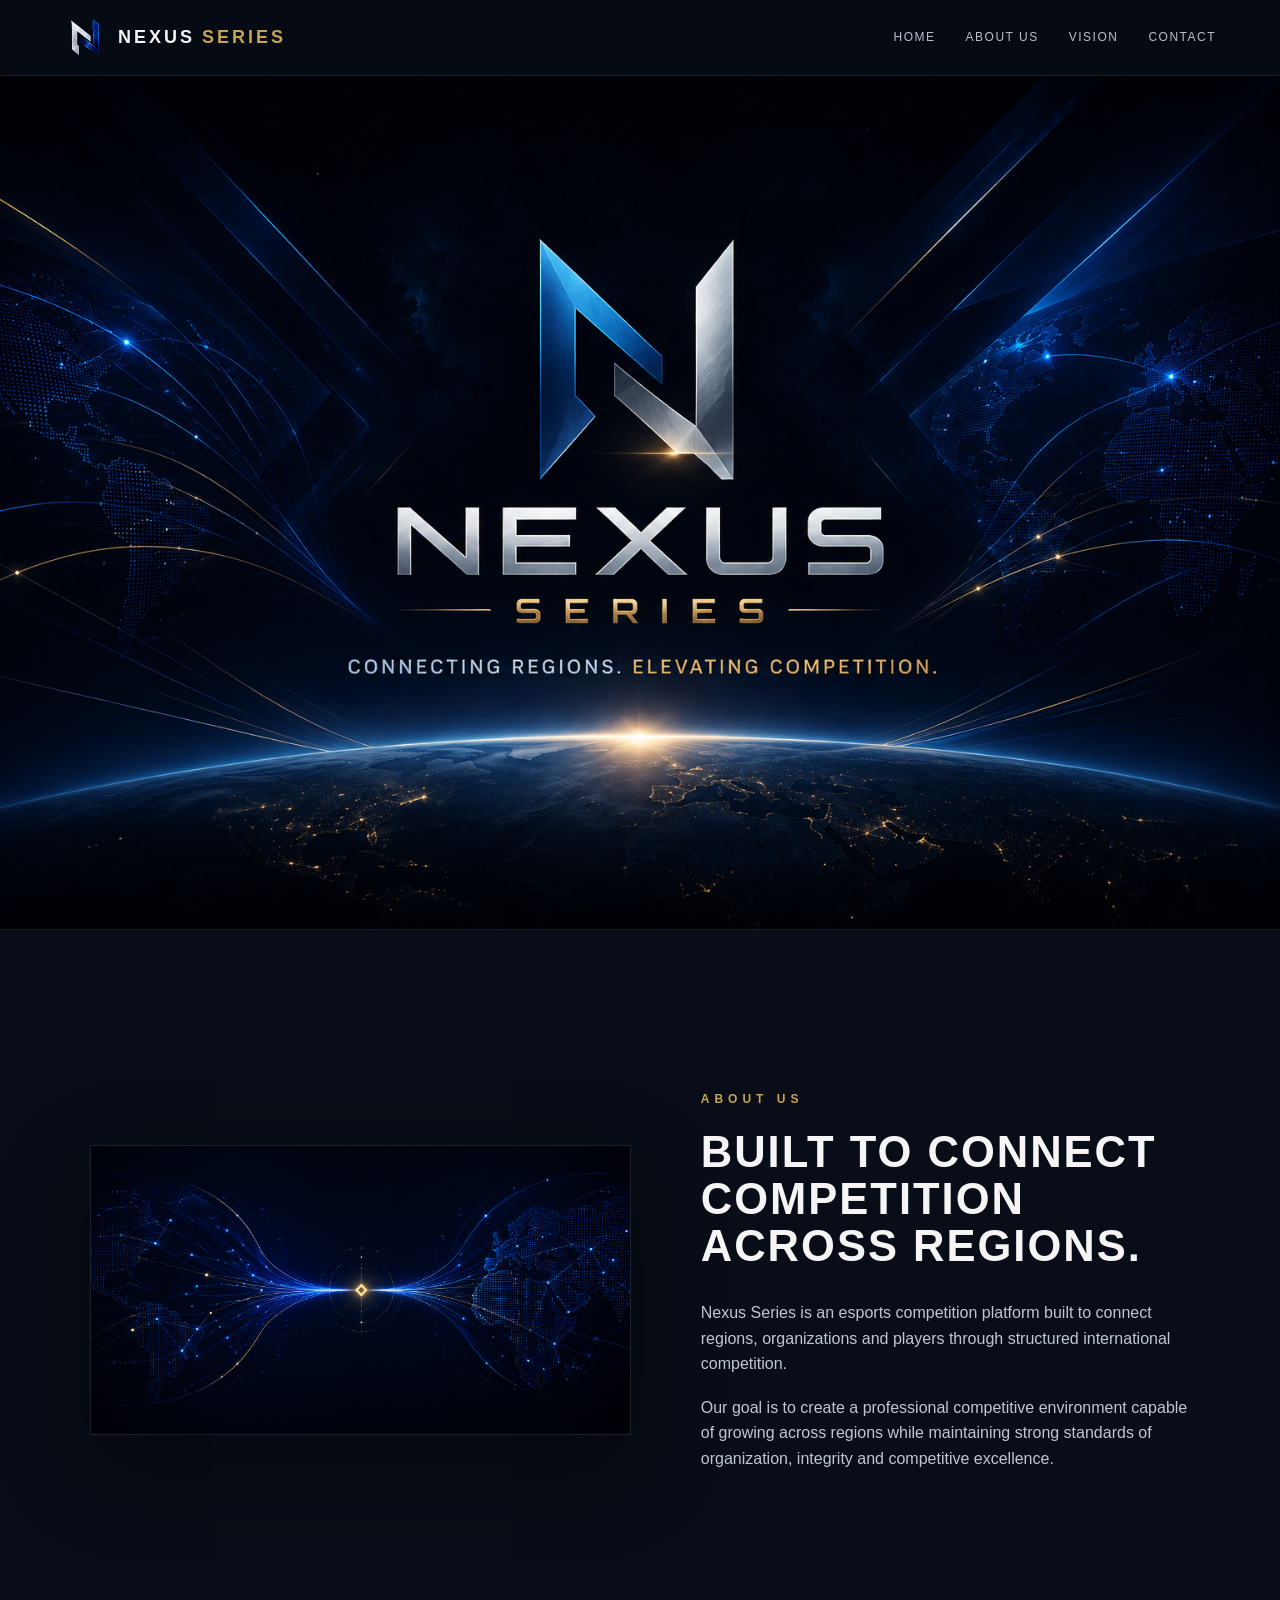
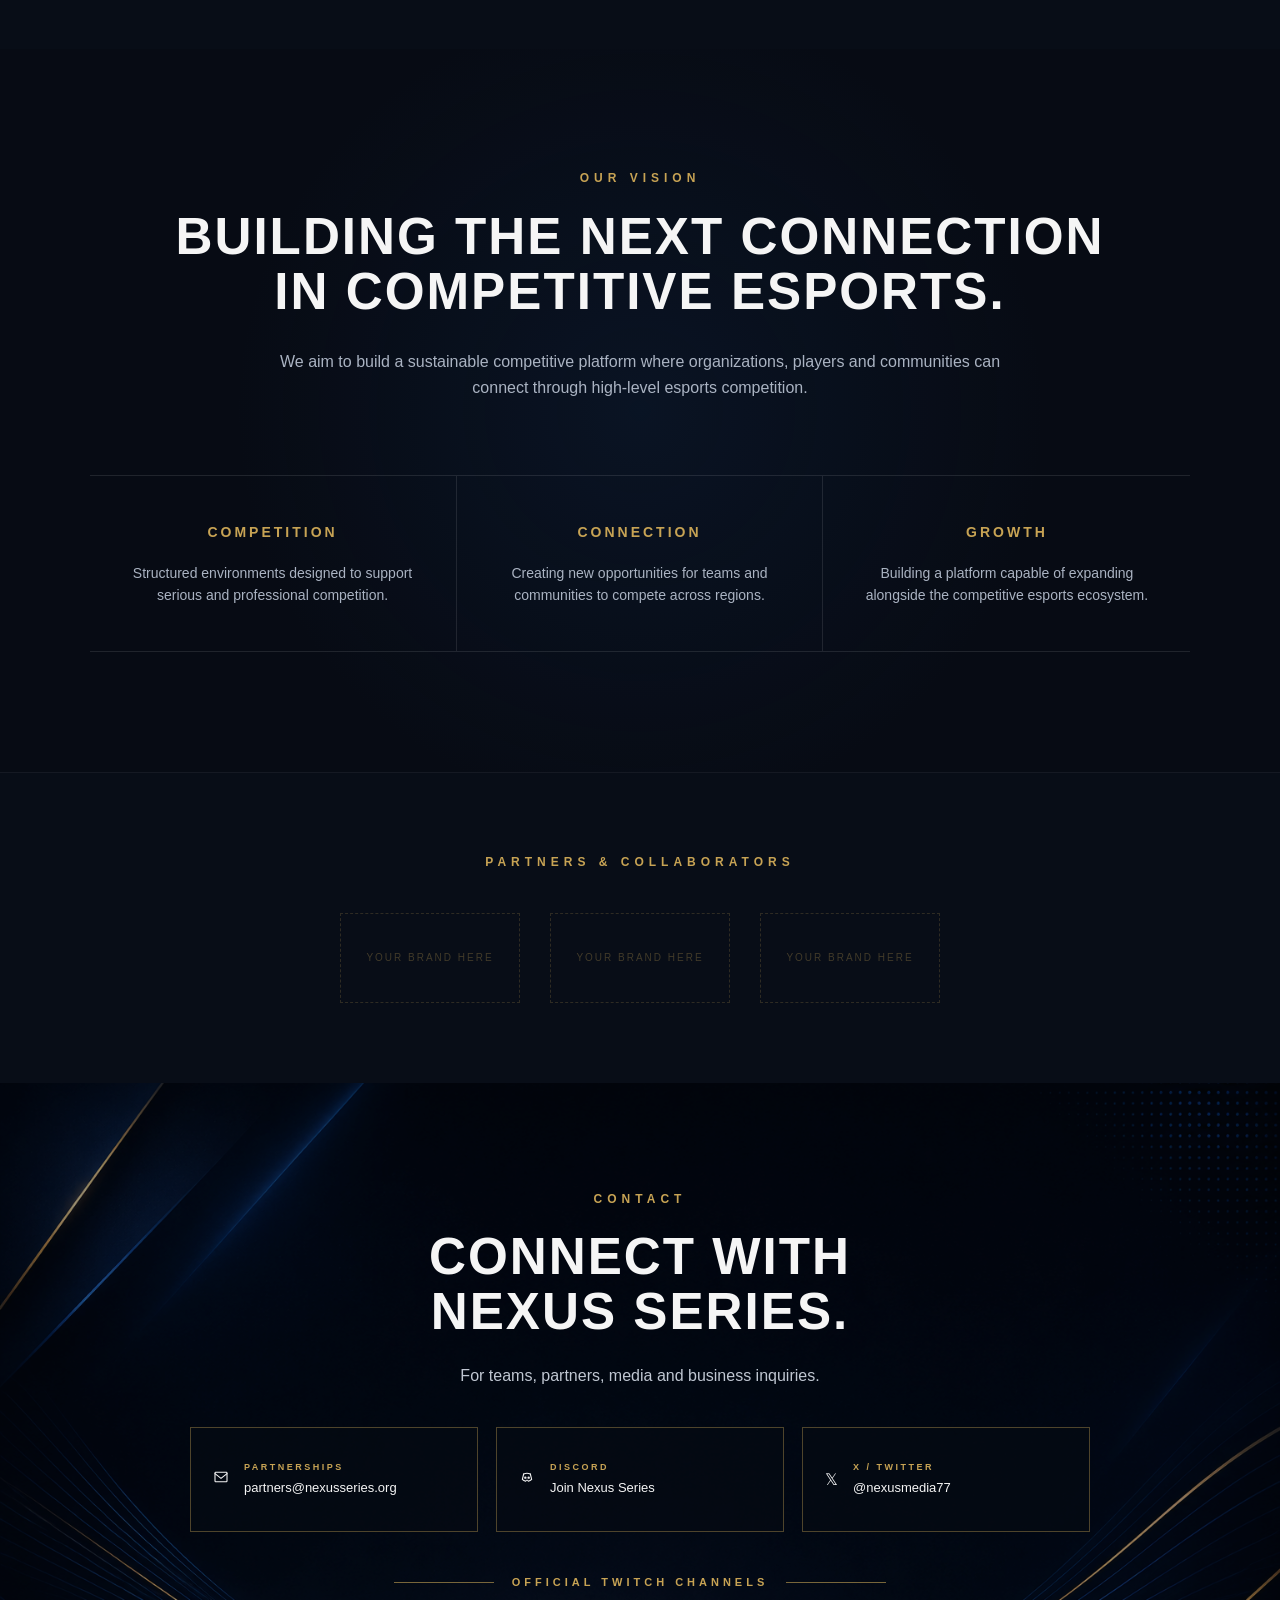
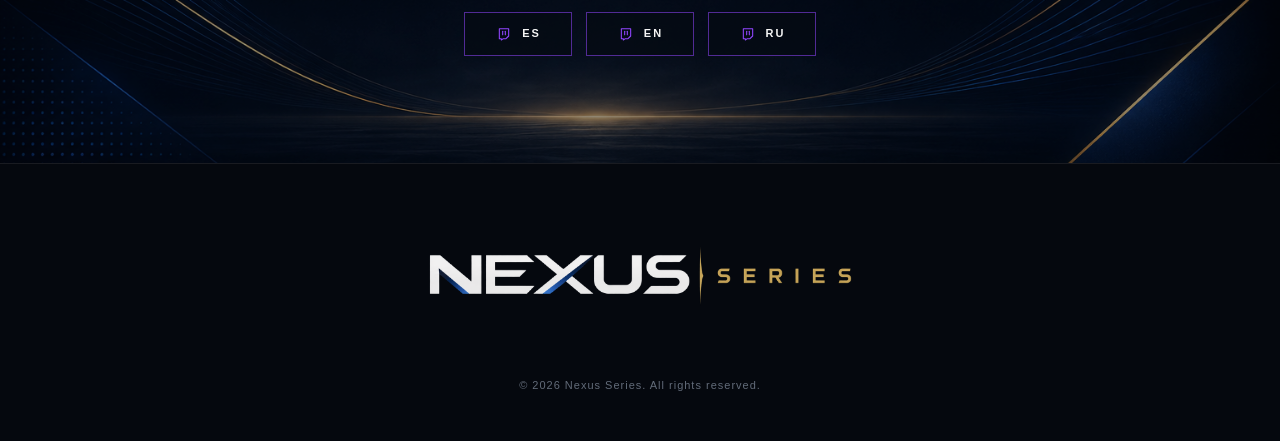
<file: index.html>
<!DOCTYPE html>
<html lang="en">

<head>
  <meta charset="UTF-8">
  <meta name="viewport" content="width=device-width, initial-scale=1.0">

  <title>Nexus Series | Connecting Regions. Elevating Competition.</title>
<link rel="canonical" href="https://nexusseries.org/">
<link rel="icon" type="image/png" href="nexus-favicon.png">
  <meta name="description" content="Nexus Series is an esports competition platform connecting regions, organizations and players through structured international competition.">

<meta property="og:type" content="website">
<meta property="og:title" content="Nexus Series | Connecting Regions. Elevating Competition.">
<meta property="og:description" content="Nexus Series is an esports competition platform connecting regions, organizations and players through structured international competition.">
<meta property="og:url" content="https://nexusseries.org/">
<meta property="og:site_name" content="Nexus Series">
<meta property="og:image" content="https://nexusseries.org/nexus-social-preview.png">
<meta property="og:image:width" content="1200">
<meta property="og:image:height" content="630">

<meta name="twitter:card" content="summary_large_image">
<meta name="twitter:title" content="Nexus Series | Connecting Regions. Elevating Competition.">
<meta name="twitter:description" content="Nexus Series is an esports competition platform connecting regions, organizations and players through structured international competition.">
<meta name="twitter:image" content="https://nexusseries.org/nexus-social-preview.png">
  <link rel="stylesheet" href="css/style.css?v=5">
</head>


<body>

<header>

  <div class="brand">
    <img class="header-logo" src="nexus-logo-web.png" alt="Nexus Series">

    <div class="brand-name">
      NEXUS <span>SERIES</span>
    </div>
  </div>

  <nav>
    <a href="#home">HOME</a>
    <a href="#about">ABOUT US</a>
    <a href="#vision">VISION</a>
    <a href="#contact">CONTACT</a>
  </nav>

</header>


<main>


  <!-- HERO -->

  <section class="hero" id="home">

    <img
      class="hero-background"
      src="nexus-hero-global.png"
      alt="Nexus Series global competitive platform"
    >

  </section>



  <!-- ABOUT US -->

  <section class="about" id="about">

    <div class="about-image">

      <img
        src="nexus-about-us-connection.png"
        alt="Global regions connected through Nexus Series"
      >

    </div>


    <div class="about-content">

      <div class="section-label">
        ABOUT US
      </div>

      <h2>
        BUILT TO CONNECT<br>
        COMPETITION ACROSS REGIONS.
      </h2>

      <p>
        Nexus Series is an esports competition platform built to connect
        regions, organizations and players through structured international
        competition.
      </p>

      <p>
        Our goal is to create a professional competitive environment capable
        of growing across regions while maintaining strong standards of
        organization, integrity and competitive excellence.
      </p>

    </div>

  </section>



  <!-- VISION -->

  <section class="vision" id="vision">

    <div class="section-label">
      OUR VISION
    </div>

    <h2>
      BUILDING THE NEXT CONNECTION<br>
      IN COMPETITIVE ESPORTS.
    </h2>

    <p>
      We aim to build a sustainable competitive platform where organizations,
      players and communities can connect through high-level esports
      competition.
    </p>


    <div class="vision-grid">


      <div class="vision-item">

        <h3>COMPETITION</h3>

        <p>
          Structured environments designed to support serious and
          professional competition.
        </p>

      </div>


      <div class="vision-item">

        <h3>CONNECTION</h3>

        <p>
          Creating new opportunities for teams and communities to compete
          across regions.
        </p>

      </div>


      <div class="vision-item">

        <h3>GROWTH</h3>

        <p>
          Building a platform capable of expanding alongside the competitive
          esports ecosystem.
        </p>

      </div>


    </div>

  </section>



  <!-- CONTACT -->

   <section class="partners" id="partners" style="padding: 80px 7% 40px; text-align: center; background: #080d17; border-top: 1px solid rgba(255,255,255,0.05);">
    <div class="section-label" style="color: #c7a354; font-size: 12px; letter-spacing: 5px; font-weight: 700; margin-bottom: 20px;">
      PARTNERS & COLLABORATORS
    </div>
    <div style="display: flex; justify-content: center; gap: 30px; flex-wrap: wrap; margin: 40px 0; opacity: 0.5;">
      <div style="width: 180px; height: 90px; border: 1px dashed rgba(199, 163, 84, 0.4); display: flex; align-items: center; justify-content: center; color: rgba(199, 163, 84, 0.6); font-size: 10px; letter-spacing: 2px;">YOUR BRAND HERE</div>
      <div style="width: 180px; height: 90px; border: 1px dashed rgba(199, 163, 84, 0.4); display: flex; align-items: center; justify-content: center; color: rgba(199, 163, 84, 0.6); font-size: 10px; letter-spacing: 2px;">YOUR BRAND HERE</div>
      <div style="width: 180px; height: 90px; border: 1px dashed rgba(199, 163, 84, 0.4); display: flex; align-items: center; justify-content: center; color: rgba(199, 163, 84, 0.6); font-size: 10px; letter-spacing: 2px;">YOUR BRAND HERE</div>
    </div>
  </section>

  <section class="contact" id="contact">

    <img
      class="contact-background"
      src="nexus-brand-closing-background.png"
      alt=""
    >


    <div class="contact-content">


      <div class="section-label">
        CONTACT
      </div>


      <h2>
        CONNECT WITH<br>
        NEXUS SERIES.
      </h2>


      <p class="contact-intro">
        For teams, partners, media and business inquiries.
      </p>



      <!-- MAIN CONTACT LINKS -->

      <div class="contact-main-links">


        <!-- EMAIL -->

               <a
          class="contact-box"
          href="mailto:partners@nexusseries.org"
        >

          <span class="contact-icon">

            <svg
              viewBox="0 0 24 24"
              width="16"
              height="16"
              fill="none"
              stroke="#c7a354"
              stroke-width="1.7"
              stroke-linecap="round"
              stroke-linejoin="round"
              aria-hidden="true"
            >
              <rect x="3" y="5" width="18" height="14" rx="1"></rect>
              <path d="M3 7l9 7 9-7"></path>
            </svg>

          </span>


          <div>

            <small>
              PARTNERSHIPS
            </small>

            <strong>
              partners@nexusseries.org
            </strong>

          </div>

        </a>



        <!-- DISCORD -->

        <a
          class="contact-box"
          href="https://discord.gg/yNv97eMAcF"
          target="_blank"
          rel="noopener noreferrer"
        >

          <span class="contact-icon">

            <svg
              viewBox="0 0 24 24"
              width="17"
              height="17"
              fill="none"
              stroke="#c7a354"
              stroke-width="1.6"
              stroke-linecap="round"
              stroke-linejoin="round"
              aria-hidden="true"
            >
              <path d="M7 7.5c3.2-1.4 6.8-1.4 10 0"></path>
              <path d="M7 7.5l-2 8c1.5 1.5 3.2 2.4 5 2.9l1.2-1.6"></path>
              <path d="M17 7.5l2 8c-1.5 1.5-3.2 2.4-5 2.9l-1.2-1.6"></path>
              <circle cx="9.5" cy="13" r="1"></circle>
              <circle cx="14.5" cy="13" r="1"></circle>
            </svg>

          </span>


          <div>

            <small>
              DISCORD
            </small>

            <strong>
              Join Nexus Series
            </strong>

          </div>

        </a>



        <!-- X / TWITTER -->

        <a
          class="contact-box"
          href="https://x.com/nexusmedia77"
          target="_blank"
          rel="noopener noreferrer"
        >

          <span class="contact-icon contact-x">
            𝕏
          </span>


          <div>

            <small>
              X / TWITTER
            </small>

            <strong>
              @nexusmedia77
            </strong>

          </div>

        </a>


      </div>



      <!-- TWITCH -->

      <div class="twitch-title">

        <span></span>

        OFFICIAL TWITCH CHANNELS

        <span></span>

      </div>



      <div class="twitch-links">


        <!-- SPANISH -->

        <a
          href="https://www.twitch.tv/nexusmedia_es"
          target="_blank"
          rel="noopener noreferrer"
          aria-label="Nexus Media Spanish Twitch"
        >

          <span class="twitch-icon">

            <svg
              viewBox="0 0 24 24"
              width="16"
              height="16"
              fill="none"
              stroke="#9146ff"
              stroke-width="1.8"
              stroke-linecap="round"
              stroke-linejoin="round"
              aria-hidden="true"
            >
              <path d="M5 4h14v11l-4 4h-4l-3 2v-2H5V4z"></path>
              <path d="M10 8v5"></path>
              <path d="M14 8v5"></path>
            </svg>

          </span>

          <strong>
            ES
          </strong>

        </a>



        <!-- ENGLISH -->

        <a
          href="https://www.twitch.tv/nexusmedia_en"
          target="_blank"
          rel="noopener noreferrer"
          aria-label="Nexus Media English Twitch"
        >

          <span class="twitch-icon">

            <svg
              viewBox="0 0 24 24"
              width="16"
              height="16"
              fill="none"
              stroke="#9146ff"
              stroke-width="1.8"
              stroke-linecap="round"
              stroke-linejoin="round"
              aria-hidden="true"
            >
              <path d="M5 4h14v11l-4 4h-4l-3 2v-2H5V4z"></path>
              <path d="M10 8v5"></path>
              <path d="M14 8v5"></path>
            </svg>

          </span>

          <strong>
            EN
          </strong>

        </a>



        <!-- RUSSIAN -->

        <a
          href="https://www.twitch.tv/nexusmedia_ru"
          target="_blank"
          rel="noopener noreferrer"
          aria-label="Nexus Media Russian Twitch"
        >

          <span class="twitch-icon">

            <svg
              viewBox="0 0 24 24"
              width="16"
              height="16"
              fill="none"
              stroke="#9146ff"
              stroke-width="1.8"
              stroke-linecap="round"
              stroke-linejoin="round"
              aria-hidden="true"
            >
              <path d="M5 4h14v11l-4 4h-4l-3 2v-2H5V4z"></path>
              <path d="M10 8v5"></path>
              <path d="M14 8v5"></path>
            </svg>

          </span>

          <strong>
            RU
          </strong>

        </a>


      </div>


    </div>

  </section>


</main>



<!-- FOOTER -->

<footer>

  <img
    class="footer-wordmark"
    src="nexus-series-wordmark-horizontal.png"
    alt="Nexus Series"
  >

  <span>
    © 2026 Nexus Series. All rights reserved.
  </span>

</footer>


</body>
</html>
</file>
<file: css/style.css>
* {
  margin: 0;
  padding: 0;
  box-sizing: border-box;
}

html {
  scroll-behavior: smooth;
}

body {
  background: #070b14;
  color: #f5f5f5;
  font-family: Arial, Helvetica, sans-serif;
  line-height: 1.6;
}


/* HEADER */

header {
  position: sticky;
  top: 0;
  z-index: 100;
  height: 76px;
  display: flex;
  align-items: center;
  justify-content: space-between;
  padding: 0 5%;
  background: rgba(7, 11, 20, 0.96);
  border-bottom: 1px solid rgba(255,255,255,0.08);
  backdrop-filter: blur(12px);
}

.brand {
  display: flex;
  align-items: center;
  gap: 12px;
  font-size: 18px;
  font-weight: 700;
  letter-spacing: 3px;
  white-space: nowrap;
}

.header-logo {
  width: 42px;
  height: 42px;
  object-fit: contain;
  display: block;
}

.brand-name {
  display: flex;
  align-items: center;
  gap: 7px;
}

.brand span {
  color: #c7a354;
}

nav {
  display: flex;
  align-items: center;
  gap: 30px;
}

nav a {
  color: #b9c0cc;
  text-decoration: none;
  font-size: 12px;
  letter-spacing: 1.5px;
  transition: 0.25s ease;
}

nav a:hover {
  color: #c7a354;
}


/* HERO */

.hero {
  width: 100%;
  background: #070b14;
}

.hero-background {
  width: 100%;
  height: auto;
  display: block;
}


/* SHARED */

.section-label {
  color: #c7a354;
  font-size: 12px;
  letter-spacing: 5px;
  font-weight: 700;
  margin-bottom: 20px;
}

h2 {
  font-size: clamp(34px, 4vw, 58px);
  line-height: 1.08;
  letter-spacing: 2px;
}

p {
  color: #aab3c2;
}


/* ABOUT */

.about {
  min-height: 720px;
  padding: 110px 7%;
  display: grid;
  grid-template-columns: 1.05fr 0.95fr;
  align-items: center;
  gap: 70px;
  background: #080d17;
  border-top: 1px solid rgba(255,255,255,0.06);
}

.about-image img {
  width: 100%;
  display: block;
  border: 1px solid rgba(255,255,255,0.08);
  box-shadow: 0 30px 80px rgba(0,0,0,0.35);
}

.about-content {
  max-width: 650px;
}

.about-content h2 {
  margin-bottom: 30px;
  font-size: clamp(32px, 3.4vw, 52px);
}

.about-content p {
  font-size: 16px;
  margin-bottom: 18px;
  color: #c0c7d2;
}


/* VISION */

.vision {
  padding: 120px 7%;
  text-align: center;
  background:
    radial-gradient(
      circle at center,
      rgba(18, 49, 91, 0.22),
      transparent 55%
    ),
    #070b14;
}

.vision > p {
  max-width: 760px;
  margin: 30px auto 0;
  font-size: 16px;
}

.vision-grid {
  max-width: 1180px;
  margin: 75px auto 0;
  display: grid;
  grid-template-columns: repeat(3, 1fr);
  border-top: 1px solid rgba(255,255,255,0.1);
  border-bottom: 1px solid rgba(255,255,255,0.1);
}

.vision-item {
  padding: 45px 40px;
  border-right: 1px solid rgba(255,255,255,0.1);
}

.vision-item:last-child {
  border-right: none;
}

.vision-item h3 {
  color: #c7a354;
  letter-spacing: 3px;
  font-size: 14px;
  margin-bottom: 18px;
}

.vision-item p {
  font-size: 14px;
}


/* CONTACT / CLOSING */

.contact {
  min-height: 680px;
  position: relative;
  display: flex;
  align-items: center;
  justify-content: center;
  overflow: hidden;
  text-align: center;
}

.contact-background {
  position: absolute;
  inset: 0;
  width: 100%;
  height: 100%;
  object-fit: cover;
  z-index: 0;
}

.contact::after {
  content: "";
  position: absolute;
  inset: 0;
  background: rgba(4, 8, 15, 0.38);
  z-index: 1;
}

.contact-content {
  position: relative;
  z-index: 2;
  width: 100%;
  max-width: 1080px;
  padding: 75px 30px;
}

.contact-content h2 {
  margin-bottom: 24px;
}

.contact-intro {
  margin: 0 0 38px;
  color: #c0c7d2;
  font-size: 16px;
}


/* MAIN CONTACT LINKS */

.contact-main-links {
  width: 100%;
  max-width: 900px;
  margin: 0 auto;
  display: grid;
  grid-template-columns: repeat(3, 1fr);
  gap: 18px;
}

.contact-box {
  min-height: 105px;
  padding: 19px 22px;
  display: flex;
  align-items: center;
  gap: 15px;
  text-align: left;

  background: rgba(5, 10, 19, 0.72);
  border: 1px solid rgba(199, 163, 84, 0.38);

  color: #f5f5f5;
  text-decoration: none;
  transition: 0.25s ease;
}

.contact-box:hover {
  border-color: #c7a354;
  background: rgba(199, 163, 84, 0.07);
  transform: translateY(-2px);
}


/* SMALL CONTACT ICON */

.contact-icon svg {
  width: 16px;
  height: 16px;
  fill: none;
  stroke: currentColor;
  stroke-width: 1.6;
  stroke-linecap: round;
  stroke-linejoin: round;
}

.twitch-icon {
  width: 18px;
  height: 18px;
  display: flex;
  align-items: center;
  justify-content: center;
  color: #9146ff;
}

.twitch-icon svg {
  width: 16px;
  height: 16px;
  fill: none;
  stroke: currentColor;
  stroke-width: 1.6;
  stroke-linecap: round;
  stroke-linejoin: round;
}

.contact-x {
  font-size: 16px;
}

.contact-box small {
  display: block;
  color: #c7a354;
  font-size: 9px;
  font-weight: 700;
  letter-spacing: 2.5px;
  margin-bottom: 4px;
}

.contact-box strong {
  display: block;
  color: #f5f5f5;
  font-size: 13px;
  font-weight: 500;
  word-break: break-word;
}


/* TWITCH TITLE */

.twitch-title {
  margin: 42px auto 20px;

  display: flex;
  align-items: center;
  justify-content: center;
  gap: 18px;

  color: #c7a354;
  font-size: 11px;
  font-weight: 700;
  letter-spacing: 4px;
}

.twitch-title span {
  width: 100px;
  height: 1px;
  background: rgba(199, 163, 84, 0.6);
}


/* COMPACT TWITCH BUTTONS */

.twitch-links {
  display: flex;
  justify-content: center;
  align-items: center;
  gap: 14px;
  flex-wrap: wrap;
}

.twitch-links a {
  width: 108px;
  height: 44px;

  display: flex;
  align-items: center;
  justify-content: center;
  gap: 9px;

  background: rgba(5, 10, 19, 0.72);
  border: 1px solid rgba(145, 70, 255, 0.55);

  color: #f5f5f5;
  text-decoration: none;

  transition: 0.25s ease;
}

.twitch-links a:hover {
  border-color: #9146ff;
  background: rgba(145, 70, 255, 0.09);
  transform: translateY(-2px);
}

.twitch-icon {
  color: #9146ff;
  font-size: 15px;
  line-height: 1;
}

.twitch-links strong {
  color: #f5f5f5;
  font-size: 11px;
  letter-spacing: 2px;
  font-weight: 600;
}


/* FOOTER */

footer {
  padding: 55px 7% 45px;
  text-align: center;
  background: #05080e;
  border-top: 1px solid rgba(255,255,255,0.08);
}

.footer-wordmark {
  width: min(520px, 85%);
  display: block;
  margin: 0 auto 22px;
}

footer p {
  font-size: 13px;
  letter-spacing: 2px;
  margin-bottom: 14px;
}

footer span {
  color: #626b79;
  font-size: 11px;
  letter-spacing: 1px;
}


/* RESPONSIVE */

@media (max-width: 900px) {

  header {
    padding: 0 24px;
  }

  nav {
    gap: 18px;
  }

  .about {
    grid-template-columns: 1fr;
    gap: 45px;
    padding: 80px 7%;
  }

  .about-content {
    max-width: none;
  }

  .vision-grid {
    grid-template-columns: 1fr;
  }

  .vision-item {
    border-right: none;
    border-bottom: 1px solid rgba(255,255,255,0.1);
  }

  .vision-item:last-child {
    border-bottom: none;
  }

  .contact-main-links {
    grid-template-columns: 1fr;
    max-width: 540px;
  }

  .twitch-title span {
    width: 50px;
  }
}


@media (max-width: 650px) {

  header {
    height: 68px;
  }

  .brand-name {
    display: none;
  }

  nav {
    gap: 14px;
  }

  nav a {
    font-size: 10px;
    letter-spacing: 1px;
  }

  .about,
  .vision {
    padding-left: 24px;
    padding-right: 24px;
  }

  .about {
    padding-top: 70px;
    padding-bottom: 70px;
  }

  .vision {
    padding-top: 80px;
    padding-bottom: 80px;
  }

  .contact {
    min-height: 620px;
  }

  .contact-content {
    padding: 65px 20px;
  }

  .contact-main-links {
    gap: 12px;
  }

  .contact-box {
    min-height: 90px;
    padding: 16px 18px;
  }

  .twitch-title {
    gap: 10px;
    letter-spacing: 2px;
    font-size: 9px;
  }

  .twitch-title span {
    width: 25px;
  }

  .twitch-links {
    gap: 8px;
  }

  .twitch-links a {
    width: 88px;
    height: 42px;
  }

  h2 {
    font-size: 34px;
  }
}
</file>
